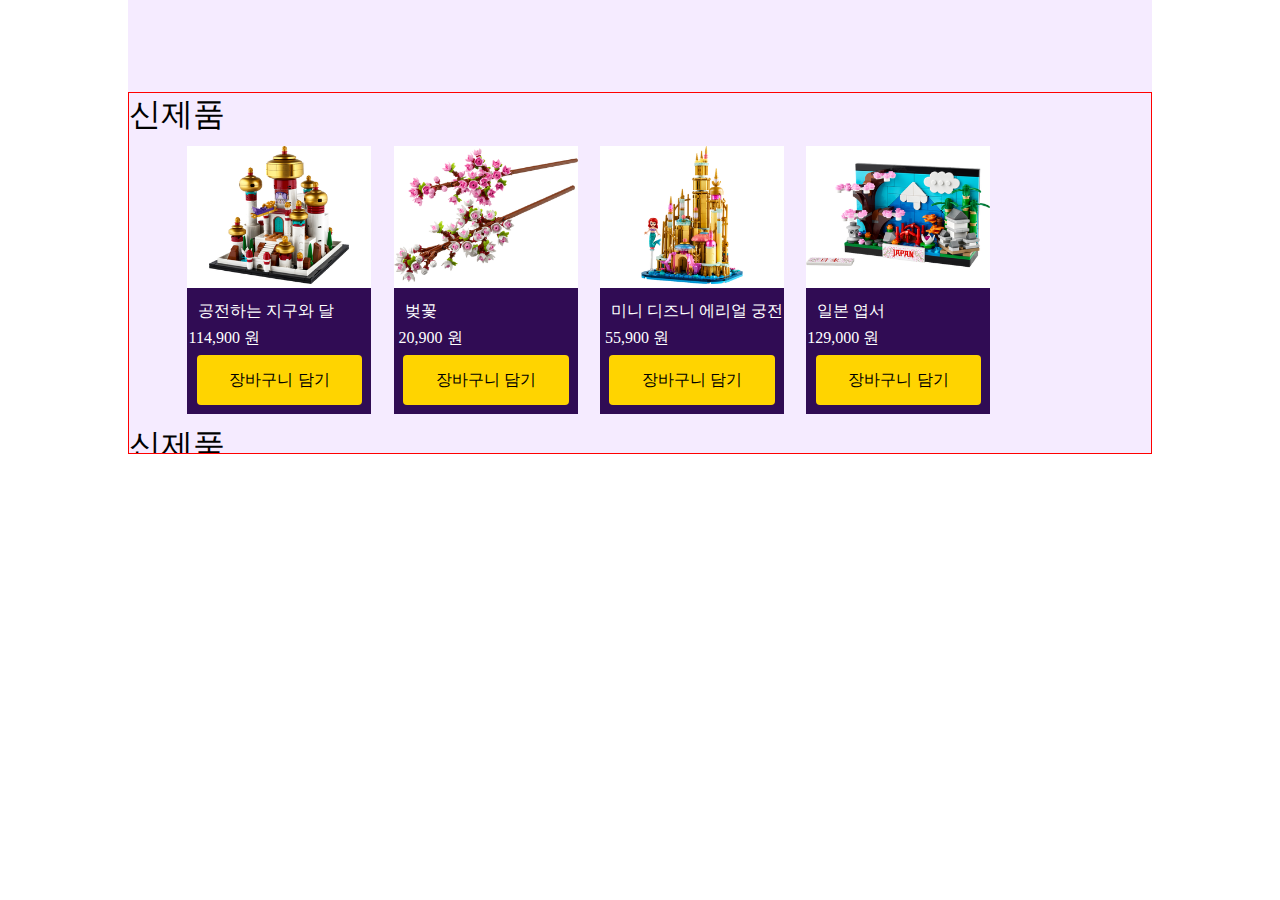
<file: slide/slideBox.html>
<!DOCTYPE html>
<html lang="en">

<head>
    <meta charset="UTF-8">
    <meta name="viewport" content="width=device-width, initial-scale=1.0">
    <title>Document</title>

    <link rel="stylesheet" href="./slideBox.css">
</head>

<body>

    <article>

        <div class="container">
            <div class="agag">
                <div class="slideSectionName">신제품</div>

                <div class="mainBox">
                    <div class="firstBox">
                        <a href="#"><img src="../teamProject/slideImage/agraba.png" alt=""></a>
                    </div>

                    <div class="secondBox">

                        <a href="#">공전하는 지구와 달</a>

                        <span>114,900 원</span>

                        <button onclick="location.href='#';">
                            장바구니 담기
                        </button>
                    </div>
                </div>

                <div class="mainBox">
                    <div class="firstBox">
                        <a href="#"><img src="../teamProject/slideImage/cherryBlossoms.png" alt=""></a>
                    </div>

                    <div class="secondBox">

                        <a href="#">벚꽃</a>

                        <span>20,900 원</span>

                        <button onclick="location.href='#';">
                            장바구니 담기
                        </button>
                    </div>
                </div>

                <div class="mainBox">
                    <div class="firstBox">
                        <a href="#"><img src="../teamProject/slideImage/arialCastle.png" alt=""></a>
                    </div>

                    <div class="secondBox">

                        <a href="#">미니 디즈니 에리얼 궁전</a>

                        <span>55,900 원</span>

                        <button onclick="location.href='#';">
                            장바구니 담기
                        </button>
                    </div>
                </div>

                <div class="mainBox">
                    <div class="firstBox">
                        <a href="#"><img src="../teamProject/slideImage/japanPost.png" alt=""></a>
                    </div>

                    <div class="secondBox">

                        <a href="#">일본 엽서</a>

                        <span>129,000 원</span>

                        <button onclick="location.href='#';">
                            장바구니 담기
                        </button>
                    </div>
                </div>
            </div>

            <div class="agag">
                <div class="slideSectionName">신제품</div>

                <div class="mainBox">
                    <div class="firstBox">
                        <a href="#"><img src="../teamProject/slideImage/agraba.png" alt=""></a>
                    </div>

                    <div class="secondBox">

                        <a href="#">공전하는 지구와 달</a>

                        <span>114,900 원</span>

                        <button onclick="location.href='#';">
                            장바구니 담기
                        </button>
                    </div>
                </div>

                <div class="mainBox">
                    <div class="firstBox">
                        <a href="#"><img src="../teamProject/slideImage/cherryBlossoms.png" alt=""></a>
                    </div>

                    <div class="secondBox">

                        <a href="#">벚꽃</a>

                        <span>20,900 원</span>

                        <button onclick="location.href='#';">
                            장바구니 담기
                        </button>
                    </div>
                </div>

                <div class="mainBox">
                    <div class="firstBox">
                        <a href="#"><img src="../teamProject/slideImage/arialCastle.png" alt=""></a>
                    </div>

                    <div class="secondBox">

                        <a href="#">미니 디즈니 에리얼 궁전</a>

                        <span>55,900 원</span>

                        <button onclick="location.href='#';">
                            장바구니 담기
                        </button>
                    </div>
                </div>

                <div class="mainBox">
                    <div class="firstBox">
                        <a href="#"><img src="../teamProject/slideImage/japanPost.png" alt=""></a>
                    </div>

                    <div class="secondBox">

                        <a href="#">일본 엽서</a>

                        <span>129,000 원</span>

                        <button onclick="location.href='#';">
                            장바구니 담기
                        </button>
                    </div>
                </div>
            </div>

            <div class="agag">
                <div class="slideSectionName">신제품</div>

                <div class="mainBox">
                    <div class="firstBox">
                        <a href="#"><img src="../teamProject/slideImage/agraba.png" alt=""></a>
                    </div>

                    <div class="secondBox">

                        <a href="#">공전하는 지구와 달</a>

                        <span>114,900 원</span>

                        <button onclick="location.href='#';">
                            장바구니 담기
                        </button>
                    </div>
                </div>

                <div class="mainBox">
                    <div class="firstBox">
                        <a href="#"><img src="../teamProject/slideImage/cherryBlossoms.png" alt=""></a>
                    </div>

                    <div class="secondBox">

                        <a href="#">벚꽃</a>

                        <span>20,900 원</span>

                        <button onclick="location.href='#';">
                            장바구니 담기
                        </button>
                    </div>
                </div>

                <div class="mainBox">
                    <div class="firstBox">
                        <a href="#"><img src="../teamProject/slideImage/arialCastle.png" alt=""></a>
                    </div>

                    <div class="secondBox">

                        <a href="#">미니 디즈니 에리얼 궁전</a>

                        <span>55,900 원</span>

                        <button onclick="location.href='#';">
                            장바구니 담기
                        </button>
                    </div>
                </div>

                <div class="mainBox">
                    <div class="firstBox">
                        <a href="#"><img src="../teamProject/slideImage/japanPost.png" alt=""></a>
                    </div>

                    <div class="secondBox">

                        <a href="#">일본 엽서</a>

                        <span>129,000 원</span>

                        <button onclick="location.href='#';">
                            장바구니 담기
                        </button>
                    </div>
                </div>
            </div>

            <div class="agag">
                <div class="slideSectionName">신제품</div>

                <div class="mainBox">
                    <div class="firstBox">
                        <a href="#"><img src="../teamProject/slideImage/agraba.png" alt=""></a>
                    </div>

                    <div class="secondBox">

                        <a href="#">공전하는 지구와 달</a>

                        <span>114,900 원</span>

                        <button onclick="location.href='#';">
                            장바구니 담기
                        </button>
                    </div>
                </div>

                <div class="mainBox">
                    <div class="firstBox">
                        <a href="#"><img src="../teamProject/slideImage/cherryBlossoms.png" alt=""></a>
                    </div>

                    <div class="secondBox">

                        <a href="#">벚꽃</a>

                        <span>20,900 원</span>

                        <button onclick="location.href='#';">
                            장바구니 담기
                        </button>
                    </div>
                </div>

                <div class="mainBox">
                    <div class="firstBox">
                        <a href="#"><img src="../teamProject/slideImage/arialCastle.png" alt=""></a>
                    </div>

                    <div class="secondBox">

                        <a href="#">미니 디즈니 에리얼 궁전</a>

                        <span>55,900 원</span>

                        <button onclick="location.href='#';">
                            장바구니 담기
                        </button>
                    </div>
                </div>

                <div class="mainBox">
                    <div class="firstBox">
                        <a href="#"><img src="../teamProject/slideImage/japanPost.png" alt=""></a>
                    </div>

                    <div class="secondBox">

                        <a href="#">일본 엽서</a>

                        <span>129,000 원</span>

                        <button onclick="location.href='#';">
                            장바구니 담기
                        </button>
                    </div>
                </div>
            </div>
        </div>



    </article>

</body>

</html>
</file>
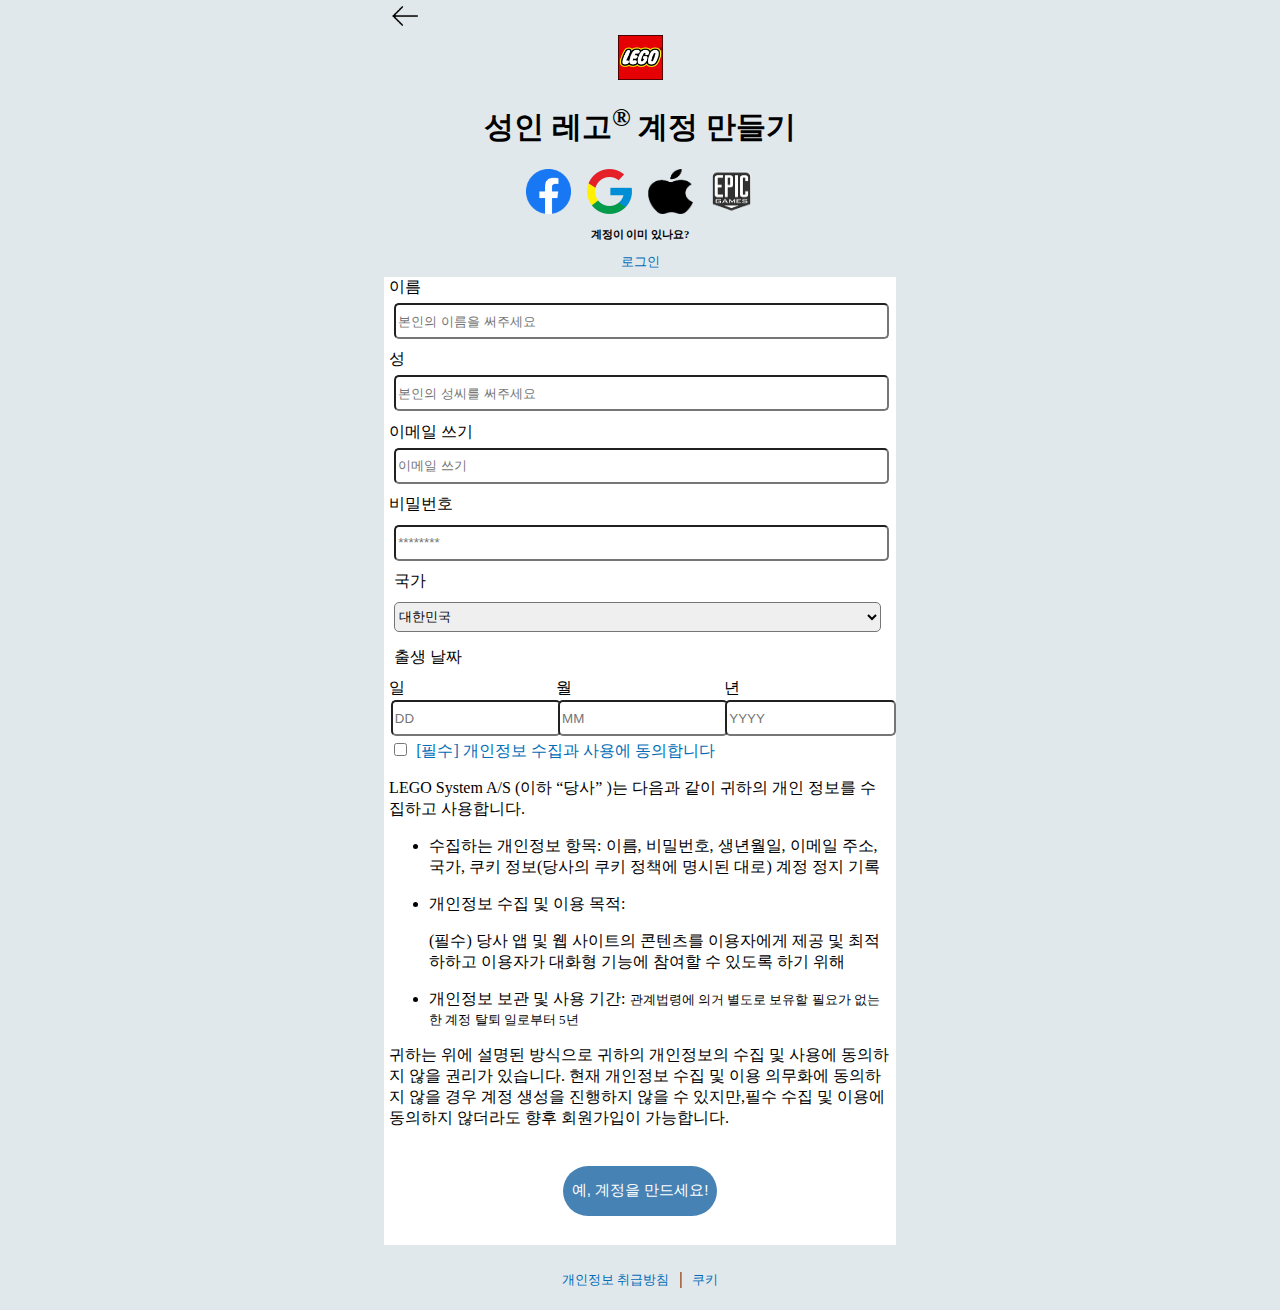
<file: teamProject/accountcreate.html>
<!DOCTYPE html>
<html lang="en">

<head>
    <meta charset="UTF-8">
    <meta name="viewport" content="width=device-width, initial-scale=1.0">
    <title>accountcreate</title>

    <link rel="icon" href="../teamProject/image/brand-lego.png">
    <link rel="stylesheet" href="accountcreate.css">
</head>

<body>
    <header>
        <div>
            <button type="button" onclick="location.href='mainlogin.html'">
                <span><img class="backarrow" src="./image/backarrow.png" alt="goback"></span>
            </button>
        </div>
        <div class="legoimgCenter">
            <img onclick="location.href='../index.html'" class="legoimg" src="./image/LEGO_logo.svg.png" alt="legoimg">
        </div>
    </header>

    <main>
        <div class="textCenter">
            <div>
                <h1>성인 레고<sup>&reg;</sup> 계정 만들기</h1>
            </div>
            <div>
                <button type="button">
                    <span
                        onclick="location.href='https:/www.facebook.com/login.php?skip_api_login=1&api_key=170740603012432&kid_directed_site=0&app_id=170740603012432&signed_next=1&next=https%3A%2F%2Fwww.facebook.com%2Fv11.0%2Fdialog%2Foauth%3Fclient_id%3D170740603012432%26scope%3Demail%26response_type%3Dcode%26redirect_uri%3Dhttps%253A%252F%252Fidentity.lego.com%252Fapi%252Fv1%252Fsocial%252Ffacebook-signin%26state%[base64]%26ret%3Dlogin%26fbapp_pres%3D0%26logger_id%3Dfb57e3fc-6900-45fd-960d-1a0407dc72c1%26tp%3Dunspecified&cancel_url=https%3A%2F%2Fidentity.lego.com%2Fapi%2Fv1%2Fsocial%2Ffacebook-signin%3Ferror%3Daccess_denied%26error_code%3D200%26error_description%3DPermissions%2Berror%26error_reason%3Duser_denied%26state%[base64]%23_%3D_&display=page&locale=ko_KR&pl_dbl=0'">
                        <img src="./image/facebook.png" alt="facebookicon" class="topFouricon">
                    </span>
                </button>
                <button type="button">
                    <span
                        onclick="location.href='https:/accounts.google.com/o/oauth2/v2/auth/oauthchooseaccount?response_type=code&client_id=1081812821997-uagm2h04e0ttnpree4ahv4sf42j6q203.apps.googleusercontent.com&redirect_uri=https%3A%2F%2Fidentity.lego.com%2Fapi%2Fv1%2Fsocial%2Fgoogle-signin&scope=openid%20profile%20email&prompt=select_account&state=[base64]&service=lso&o2v=2&theme=glif&flowName=GeneralOAuthFlow&ddm=0'"><img
                            src="./image/google.png" alt="googleicon" class="topFouricon"> </span>
                </button>
                <button type="button">
                    <span
                        onclick="location.href='https:/appleid.apple.com/auth/authorize?client_id=com.lego.identity.client&scope=openid%20name%20email&response_type=code&redirect_uri=https%3A%2F%2Fidentity.lego.com%2Fapi%2Fv1%2Fsocial%2Fapple-signin&state=[base64]&response_mode=form_post'"><img
                            src="./image/apple.png" alt="appleicon" class="topFouricon"></span>
                </button>
                <button type="button">
                    <span
                        onclick="location.href='https:/www.epicgames.com/id/login?client_id=xyza7891t8nxvz3IoSNmFMy3xjTSWFuZ&redirect_uri=https%3A%2F%2Fidentity.lego.com%2Fapi%2Fv1%2Fsocial%2Fepicgames-signin&response_type=code&scope=openid%20basic_profile&code_challenge=cm3ptBNdpAoXuATi-Vvrjf8DQ7MiHZmjQsG5li56534&code_challenge_method=S256&nonce=638446805087945178.NTYyNjY1OTctMjE5OS00MTAyLWFhYzItMGE5OGNmOTZlMThjNjE0ODAxMGYtZTZiZC00Y2M4LWJiZWEtMzE1NzZkYjA0YzVj&state=[base64]'"><img
                            src="./image/epic2.png" alt="epicicon" class="topFouricon"> </span>
                </button>
                <h6>계정이 이미 있나요?</h6>
                <div>
                    <button class="Pointer" type="button" onclick="location.href='mainlogin.html'">
                        <span>로그인</span>
                    </button>
                </div>
            </div>
        </div>

        <div class="createCard">
            <form action="#">
                <div class="inputsize">
                    <label for="name">이름</label>
                    <div>
                        <input type="text" id="name" name="name" placeholder="본인의 이름을 써주세요" minlength="2" maxlength="4"
                            required>
                    </div>
                </div>
                <div class="inputsize">
                    <label for="firstname">성</label>
                    <div>
                        <input type="text" name="firstname" id="firstname" placeholder="본인의 성씨를 써주세요" minlength="2"
                            maxlength="2" required>
                    </div>
                </div>
                <div class="inputsize">
                    <label for="email">이메일 쓰기</label>
                    <div>
                        <input type="email" id="email" name="email" placeholder="이메일 쓰기" required>
                    </div>
                    <div class="inputsize">
                        <label for="password" class="pswleft">비밀번호</label>
                    </div>
                    <div>
                        <input type="password" id="password" name="password" placeholder="********" minlength="16"
                            maxlength="30" required>
                    </div>
                    <div class="inputsize">
                        <label for="country">국가</label>
                    </div>
                    <div>
                        <select name="country" id="country">
                            <option value="1">대한민국</option>
                            <option value="2">위치를 선택하세요</option>
                            <option value="3">네델란드</option>
                            <option value="4">덴마크</option>
                            <option value="5">독일</option>
                            <option value="6">미국</option>
                            <option value="7">영국</option>
                            <option value="8">오스트레일리아</option>
                            <option value="9">캐나다</option>
                            <option value="10">프랑스</option>
                            <option value="11">일본</option>
                            <option value="12">감비아</option>
                            <option value="13">그리스</option>
                            <option value="14">노르웨이</option>
                            <option value="15">남극 대륙</option>
                            <option value="16">룩셈부르크</option>
                            <option value="17">멕시코</option>
                            <option value="18">미국</option>
                            <option value="19">브라질</option>
                            <option value="20">베트남</option>
                            <option value="21">벨기에</option>
                            <option value="22">부탄</option>
                            <option value="23">소말리아</option>
                            <option value="24">수리남</option>
                            <option value="25">스페인</option>
                            <option value="26">싱기포르</option>
                            <option value="27">아이슬란드</option>
                            <option value="28">아일랜드</option>
                            <option value="29">영국</option>
                            <option value="30">우즈베키스탄</option>
                            <option value="31">이탈리아</option>
                            <option value="32">인도네시아</option>
                            <option value="33">잠비아</option>
                            <option value="34">조지아</option>
                            <option value="35">차드</option>
                            <option value="36">태국</option>
                            <option value="37">터키</option>
                            <option value="38">푸에르토리코</option>
                            <option value="39">핀란드</option>
                            <option value="40">크리스마스섬</option>
                        </select>
                    </div>
                    <div class="DayMonthsYear">
                        <div class="birthtop">
                            <label>출생 날짜</label>
                        </div>
                        <div class="divide">
                            <div class="divide1">

                                <div>
                                    <label for="day">일</label>
                                    <input type="text" id="day" name="day" placeholder="DD" maxlength="2" required>
                                </div>
                            </div>

                            <div>
                                <div>
                                    <label for="months">월</label>
                                    <input type="text" name="months" id="months" placeholder="MM" maxlength="2"
                                        required>
                                </div>
                            </div>
                            <div> <!--3갈래로 분할을 할 수 있는지-->
                                <label for="years">년</label>
                                <input type="text" name="years" id="years" placeholder="YYYY" minlength="2"
                                    maxlength="4" required>
                            </div>
                        </div>
                    </div>
                    <div>
                        <div>
                            <label class="Pointer">
                                <input type="checkbox" id="customerPrivacyAgree" name="customerPrivacyAgree" required>
                                <span class="PrivacyAgreeColor">[필수] 개인정보 수집과 사용에 동의합니다</span>
                            </label>
                        </div>
                        <div>
                            <div>
                                <p>LEGO System A/S (이하 &ldquo;당사&rdquo; )는 다음과 같이 귀하의 개인 정보를 수집하고 사용합니다.</p>
                                <ul>
                                    <li>
                                        <p>
                                            수집하는 개인정보 항목: 이름, 비밀번호, 생년월일, 이메일 주소, 국가, 쿠키 정보(당사의 쿠키 정책에 명시된 대로) 계정 정지
                                            기록
                                        </p>
                                    </li>
                                    <li>
                                        <p>개인정보 수집 및 이용 목적:</p>
                                        <p>(필수) 당사 앱 및 웹 사이트의 콘텐츠를 이용자에게 제공 및 최적하하고 이용자가 대화형 기능에 참여할 수 있도록 하기 위해</p>
                                    </li>
                                    <li>
                                        <p>개인정보 보관 및 사용 기간: <span class="pFontsize">관계법령에 의거 별도로 보유할 필요가 없는 한 계정 탈퇴
                                                일로부터 5년</span> </p>
                                    </li>
                                </ul>
                                <p>귀하는 위에 설명된 방식으로 귀하의 개인정보의 수집 및 사용에 동의하지 않을 권리가 있습니다. 현재 개인정보 수집 및 이용 의무화에 동의하지 않을
                                    경우 계정 생성을 진행하지 않을 수 있지만,필수 수집 및 이용에 동의하지 않더라도 향후 회원가입이 가능합니다.</p>
                            </div>
                        </div>
                    </div>

                </div>
                <div class="createbtnCard">
                    <button type="submit" class="createbtn">
                        <span class="createbtn">예, 계정을 만드세요!</span>
                    </button>
                </div>
            </form>
        </div>
    </main>
    <footer>
        <div class="footersize">
            <button type="button" class="Pointer">
                <span>개인정보 취급방침</span>
            </button>
            |
            <button type="button" class="Pointer">
                <span>쿠키</span>
            </button>
        </div>
    </footer>
</body>

</html>
</file>
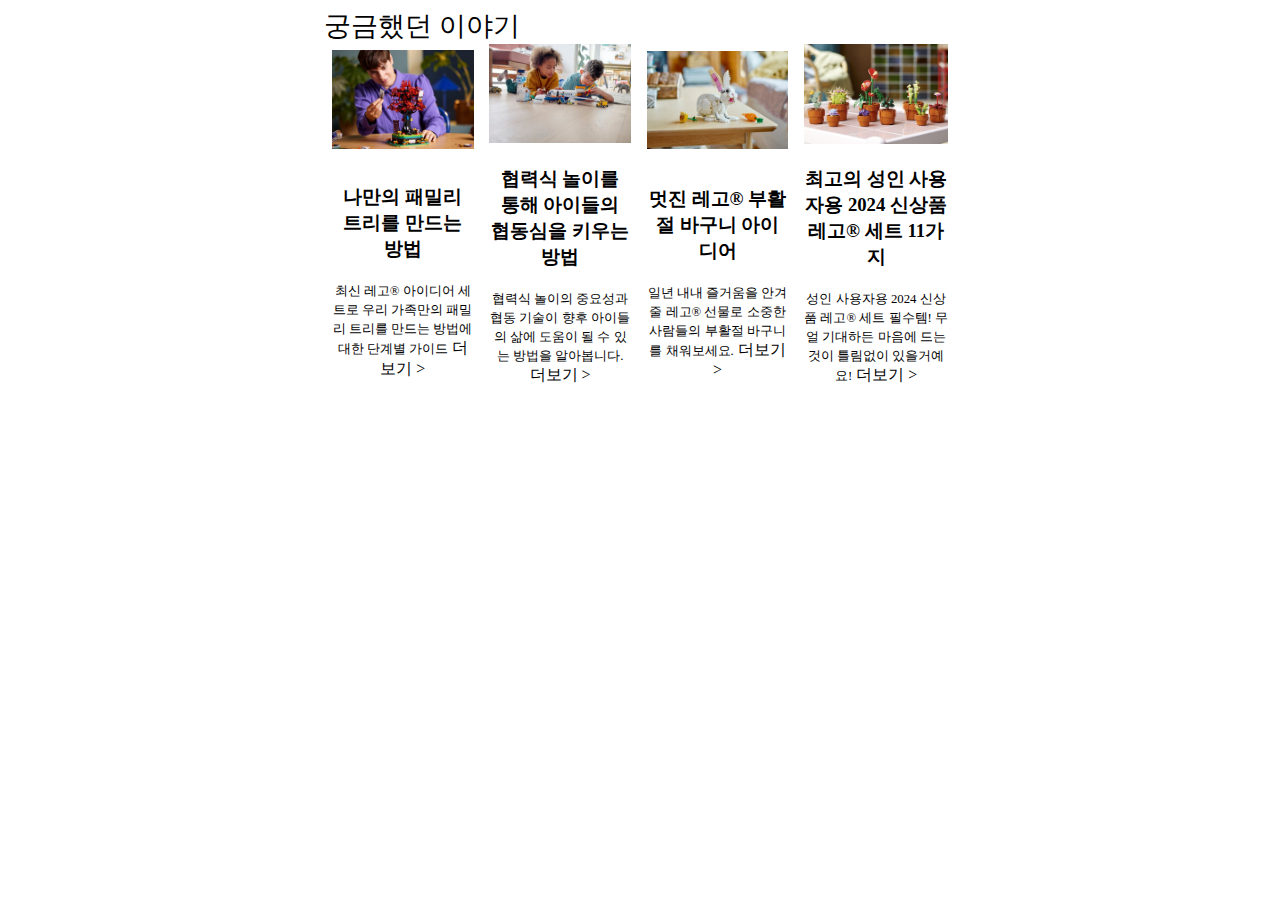
<file: teamProject/curiosTab.html>
<!DOCTYPE html>
<html lang="en">

<head>
    <meta charset="UTF-8">
    <meta name="viewport" content="width=device-width, initial-scale=1.0">
    <title>Document</title>
    <link rel="stylesheet" href="./curiosTab.css">
</head>

<body>

    <div>
        <div class="curiosTab">
            <div>
                <span>궁금했던 이야기</span>
            </div>

            <div class="curiosThing">

                <a href="#" class="tab1">
                    <div class="curiTabImage">
                        <img src="./image/curious1.jpeg" alt="curios1" class="curiImg">
                    </div>
                    <div class="wordWidth">
                        <h3 class="curiH3">나만의 패밀리 트리를 만드는 방법</h3>
                        <span class="curiSpan1">최신 레고&reg; 아이디어 세트로 우리 가족만의 패밀리 트리를 만드는 방법에 대한 단계별 가이드</span>
                        <span class="curiSpan2">더보기 ></span>
                    </div>
                </a>

                <a href="#" class="tab1">
                    <div class="curiTabImage">
                        <img src="./image/curious2.jpeg" alt="curios1" class="curiImg">
                    </div>
                    <div class="wordWidth">
                        <h3 class="curiH3">협력식 놀이를 통해 아이들의 협동심을 키우는 방법</h3>
                        <span class="curiSpan1">협력식 놀이의 중요성과 협동 기술이 향후 아이들의 삶에 도움이 될 수 있는 방법을 알아봅니다.</span>
                        <span class="curiSpan2">더보기 ></span>
                    </div>
                </a>

                <a href="#" class="tab1">
                    <div class="curiTabImage">
                        <img src="./image/curious3.jpeg" alt="curios1" class="curiImg">
                    </div>
                    <div class="wordWidth">
                        <h3 class="curiH3">멋진 레고&reg; 부활절 바구니 아이디어</h3>
                        <span class="curiSpan1">일년 내내 즐거움을 안겨줄 레고&reg; 선물로 소중한 사람들의 부활절 바구니를 채워보세요.</span>
                        <span class="curiSpan2">더보기 ></span>
                    </div>
                </a>

                <a href="#" class="tab1">
                    <div class="curiTabImage">
                        <img src="./image/curious4.jpeg" alt="curios1" class="curiImg">
                    </div>
                    <div class="wordWidth">
                        <h3 class="curiH3">최고의 성인 사용자용 2024 신상품 레고&reg; 세트 11가지</h3>
                        <span class="curiSpan1">성인 사용자용 2024 신상품 레고&reg; 세트 필수템! 무얼 기대하든 마음에 드는 것이 틀림없이 있을거예요!</span>
                        <span class="curiSpan2">더보기 ></span>
                    </div>
                </a>
            </div>

        </div>
    </div>

</body>

</html>
</file>
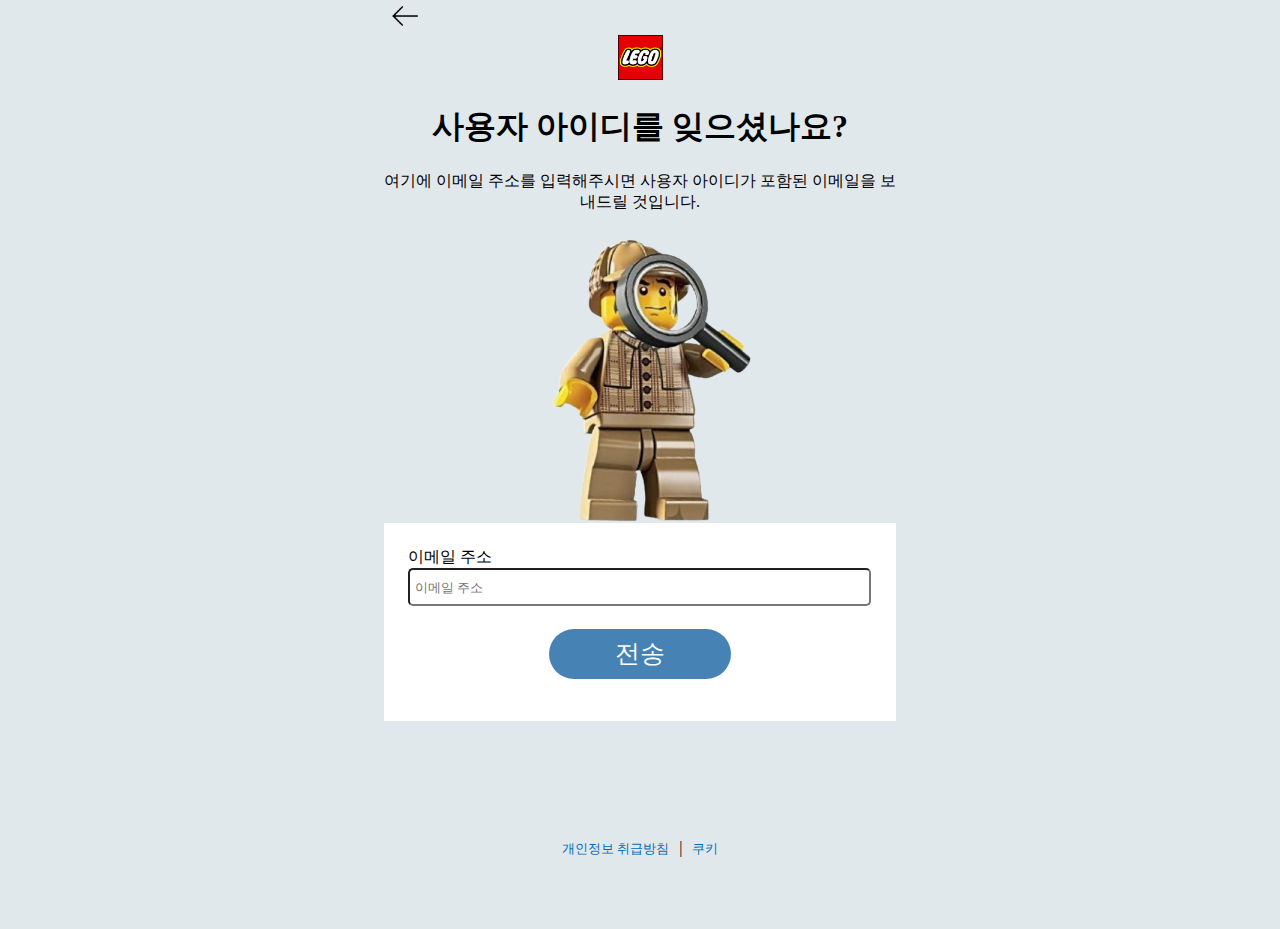
<file: teamProject/forgotid.html>
<!DOCTYPE html>
<html lang="en">

<head>
    <meta charset="UTF-8">
    <meta name="viewport" content="width=device-width, initial-scale=1.0">
    <title>forgotid</title>

    <link rel="icon" href="../teamProject/image/brand-lego.png">
    <link rel="stylesheet" href="./forgotid.css">

</head>

<body>
    <div>
        <div>
            <header>
                <div>
                    <div>
                        <button class="backarrowBtn" type="button" onclick="location.href='mainlogin.html'">
                            <span>
                                <img class="backarrow" src="./image/backarrow.png" alt="backarrow">
                            </span>
                        </button>
                    </div>
                    <div class="legoimgCenter">
                        <img onclick="location.href='../index.html'" class="legoimg" src="./image/LEGO_logo.svg.png"
                            alt="legoimg">
                    </div>
                </div>
            </header>
            <main>
                <h1>사용자 아이디를 잊으셨나요?</h1>
                <p>여기에 이메일 주소를 입력해주시면 사용자 아이디가 포함된 이메일을 보내드릴 것입니다.</p>
                <form action="#">
                    <div class="cardContainer">
                        <img class="legoDetectiveimg" src="./image/legodetectiv.png" alt="legoDetectivImg">
                    </div>
                    <div class="emailBox">
                        <div>
                            <label>이메일 주소</label>
                        </div>
                        <div>
                            <input type="email" id="email" name="email" placeholder="이메일 주소" minlength="16"
                                maxlength="30" required>
                        </div>
                        <div class="submitBtnCenter">
                            <button class="submitBtn" type="submit">
                                <span>전송</span>
                            </button>
                        </div>
                    </div>
                </form>
            </main>
            <footer>
                <div class="footersize">
                    <button type="button" class="footerbtn">
                        <span>개인정보 취급방침</span>
                    </button>
                    |
                    <button type="button" class="footerbtn">
                        <span>쿠키</span>
                    </button>
                </div>
            </footer>
        </div>
    </div>
</body>

</html>
</file>
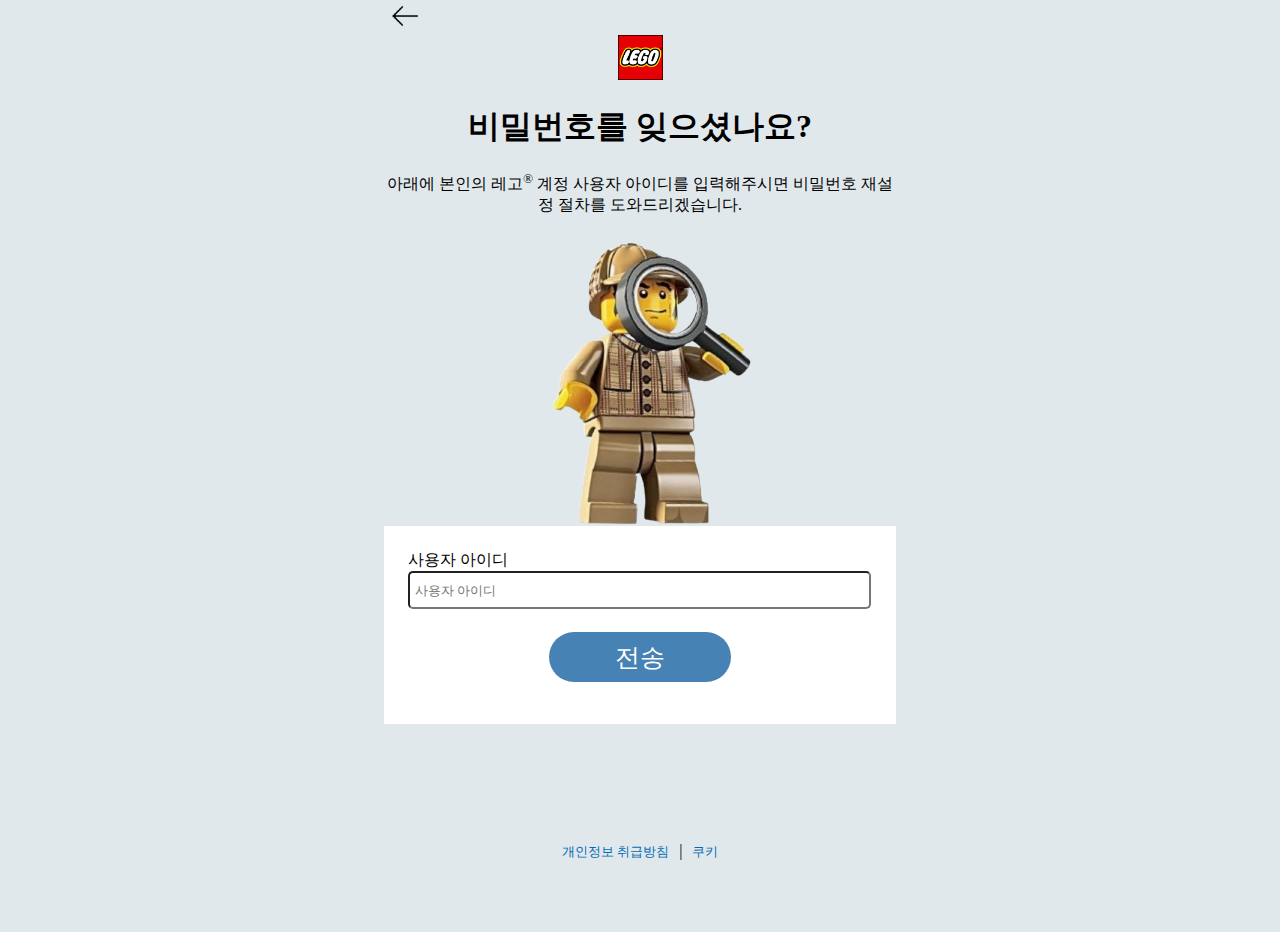
<file: teamProject/forgotpsw.html>
<!DOCTYPE html>
<html lang="en">

<head>
    <meta charset="UTF-8">
    <meta name="viewport" content="width=device-width, initial-scale=1.0">
    <title>forgotpsw</title>

    <link rel="icon" href="../teamProject/image/brand-lego.png">
    <link rel="stylesheet" href="./forgotpsw.css">




</head>

<body>



    <div>
        <div>
            <header>
                <div>
                    <div>
                        <button class="backarrowBtn" type="button" onclick="location.href='mainlogin.html'">
                            <span>
                                <img class="backarrow" src="./image/backarrow.png" alt="backarrow">
                            </span>
                        </button>
                    </div>
                    <div class="legoimgCenter">
                        <img onclick="location.href='../index.html'" class="legoimg" src="./image/LEGO_logo.svg.png"
                            alt="legoimg">
                    </div>
                </div>
            </header>
            <main>
                <h1>비밀번호를 잊으셨나요?</h1>
                <p>아래에 본인의 레고<sup>&reg;</sup> 계정 사용자 아이디를 입력해주시면 비밀번호 재설정 절차를 도와드리겠습니다.</p>
                <form action="#">
                    <div class="cardContainer">
                        <img class="legoDetectiveimg" src="./image/legodetectiv.png" alt="legoDetectivImg">
                    </div>
                    <div class="idBox">
                        <div>
                            <label>사용자 아이디</label>
                        </div>
                        <div>
                            <input type="text" id="userid" name="userid" placeholder="사용자 아이디" minlength="6"
                                maxlength="20" required>
                        </div>
                        <div class="submitBtnCenter">
                            <button class="submitBtn" type="submit">
                                <span>전송</span>
                            </button>
                        </div>
                    </div>
                </form>
            </main>
            <footer>
                <div class="footersize">
                    <button type="button" class="footerbtn">
                        <span>개인정보 취급방침</span>
                    </button>
                    |
                    <button type="button" class="footerbtn">
                        <span>쿠키</span>
                    </button>
                </div>
            </footer>
        </div>
    </div>
</body>

</html>
</file>
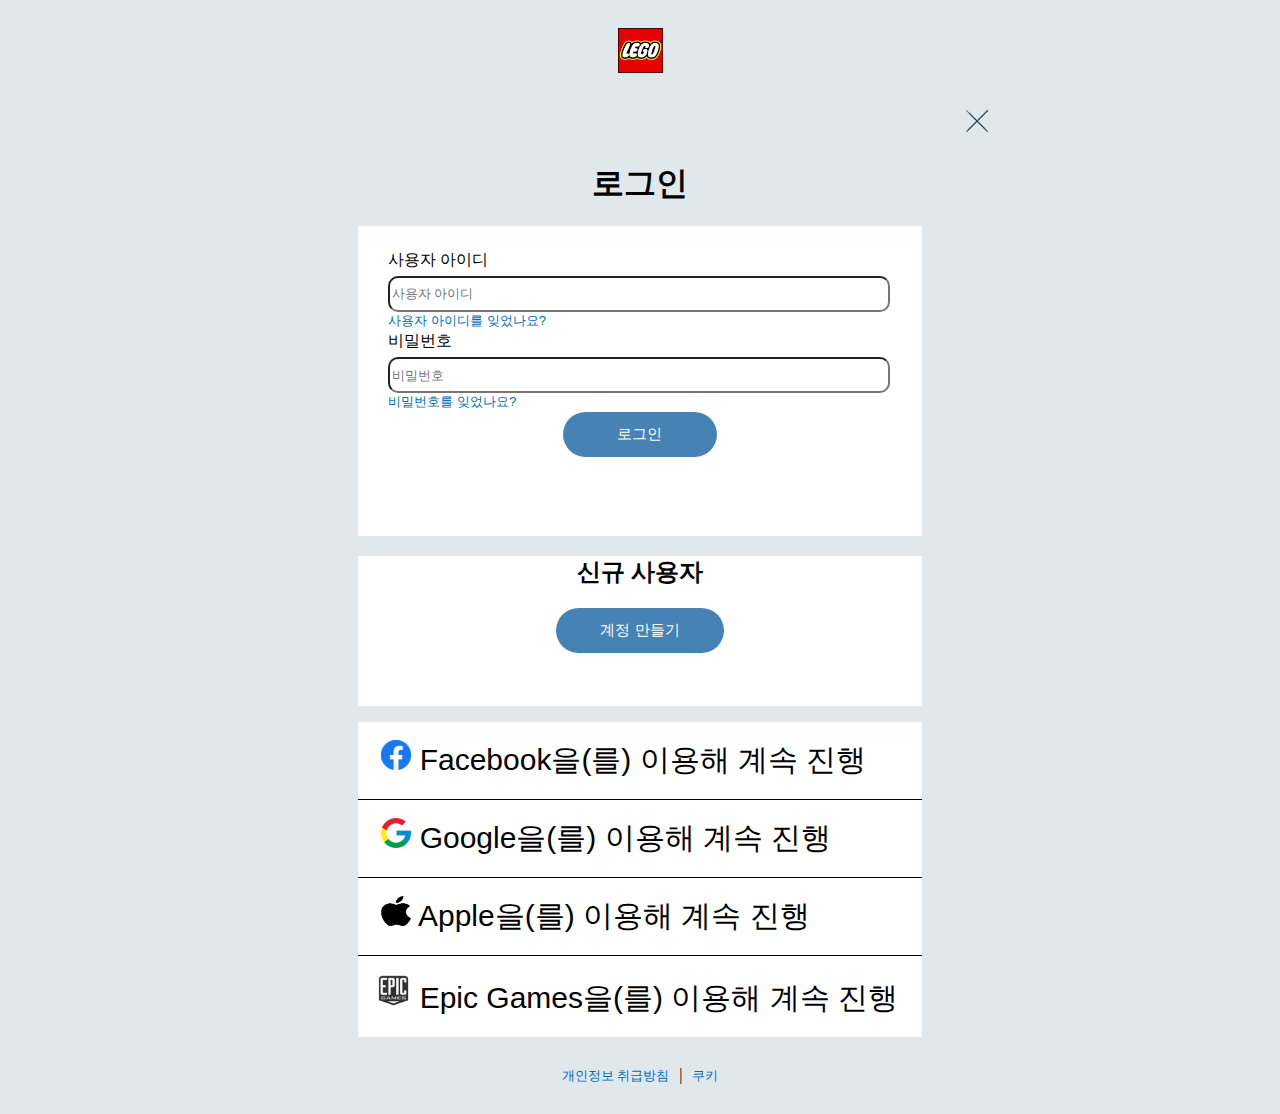
<file: teamProject/mainlogin.html>
<!DOCTYPE html>
<html lang="en">

<head>
    <meta charset="UTF-8">
    <meta name="viewport" content="width=device-width, initial-scale=1.0">
    <title>mainlogin</title>

    <link rel="icon" href="../teamProject/image/brand-lego.png">
    <link rel="stylesheet" href="mainlogin.css">
</head>

<body>
    <header>
        <div>
            <div class="legoinlineBlock">
                <img class="legoimg" src="./image/LEGO_logo.svg.png" alt="LegoLogo"
                    onclick="location.href='MainPage5.html'">
            </div>
            <div class="closeiconRight">
                <button type="button" class="btninVisible">
                    <img class="closeicon" src="./image/close.png" alt="closeicon"
                        onclick="location.href='MainPage5.html'">
                </button>
            </div>
        </div>
    </header>
    <main>
        <h1 class="loginHeadText">로그인</h1>
        <div>
            <form action="#" name="loginForm" id="loginForm">
                <div class="loginbox">
                    <div>
                        <div>
                            <div>
                                <label>사용자 아이디</label>
                                <div class="idinput">
                                    <input type="text" id="userId" name="userId" placeholder="사용자 아이디" required>
                                </div>
                                <div>
                                    <button type="button" class="forgotBtn" onclick="location.href='forgotid.html'">
                                        <span>사용자 아이디를 잊었나요? </span>
                                    </button>
                                </div>
                            </div>
                            <label>비밀번호</label>
                            <div class="pswinput">
                                <input type="password" id="password" name="password" placeholder="비밀번호" required>
                            </div>
                        </div>
                        <button type="button" class="forgotBtn" onclick="location.href='forgotpsw.html'">
                            <span>
                                <span>비밀번호를 잊었나요?</span>
                            </span>
                        </button>
                    </div>
                    <div class="btncenter">
                        <button type="submit" class="btnStyle">
                            <span>로그인</span>
                        </button>
                    </div>
                </div>
                <div class="secondBox">
                    <div>
                        <h2>신규 사용자</h2>
                    </div>
                    <button type="button" onclick="location.href='accountcreate.html'" class="btnStyle">
                        <span>계정 만들기</span>
                    </button>
                </div>

                <div class="licard">
                    <div>
                        <ul>
                            <li class="liBottomline"
                                onclick="location.href='https://www.facebook.com/login.php?skip_api_login=1&api_key=170740603012432&kid_directed_site=0&app_id=170740603012432&signed_next=1&next=https%3A%2F%2Fwww.facebook.com%2Fv11.0%2Fdialog%2Foauth%3Fclient_id%3D170740603012432%26scope%3Demail%26response_type%3Dcode%26redirect_uri%3Dhttps%253A%252F%252Fidentity.lego.com%252Fapi%252Fv1%252Fsocial%252Ffacebook-signin%26state%[base64]%26ret%3Dlogin%26fbapp_pres%3D0%26logger_id%3Dfb57e3fc-6900-45fd-960d-1a0407dc72c1%26tp%3Dunspecified&cancel_url=https%3A%2F%2Fidentity.lego.com%2Fapi%2Fv1%2Fsocial%2Ffacebook-signin%3Ferror%3Daccess_denied%26error_code%3D200%26error_description%3DPermissions%2Berror%26error_reason%3Duser_denied%26state%[base64]%23_%3D_&display=page&locale=ko_KR&pl_dbl=0'">
                                <button type="button" class="libtn">
                                    <span class="Pointer">
                                        <img class="liimg" src="./image/facebook.png" alt="facebookimg">
                                        Facebook을(를)
                                        이용해 계속 진행
                                    </span>
                                </button>
                            </li> <!--페이스북,구글,애플,에픽게임즈-->
                            <li class="liBottomline"
                                onclick="location.href='https://accounts.google.com/o/oauth2/v2/auth/oauthchooseaccount?response_type=code&client_id=1081812821997-uagm2h04e0ttnpree4ahv4sf42j6q203.apps.googleusercontent.com&redirect_uri=https%3A%2F%2Fidentity.lego.com%2Fapi%2Fv1%2Fsocial%2Fgoogle-signin&scope=openid%20profile%20email&prompt=select_account&state=[base64]&service=lso&o2v=2&theme=glif&flowName=GeneralOAuthFlow'">
                                <button type="button" class="libtn">
                                    <span class="Pointer">
                                        <img src="./image/google.png" alt="googleimg" class="liimg">
                                        Google을(를)
                                        이용해 계속 진행
                                    </span>
                                </button>
                            </li>
                            <li class="liBottomline">
                                <button type="button" class="libtn"
                                    onclick="location.href='https://appleid.apple.com/auth/authorize?client_id=com.lego.identity.client&scope=openid%20name%20email&response_type=code&redirect_uri=https%3A%2F%2Fidentity.lego.com%2Fapi%2Fv1%2Fsocial%2Fapple-signin&state=[base64]&response_mode=form_post'">
                                    <span class="Pointer">
                                        <img src="./image/apple.png" alt="applelogo" class="liimg">
                                        Apple을(를)
                                        이용해 계속 진행
                                    </span>
                                </button>
                            </li>
                            <li>
                                <button type="button" class="libtn"
                                    onclick="location.href='https://www.epicgames.com/id/login?client_id=xyza7891t8nxvz3IoSNmFMy3xjTSWFuZ&redirect_uri=https%3A%2F%2Fidentity.lego.com%2Fapi%2Fv1%2Fsocial%2Fepicgames-signin&response_type=code&scope=openid%20basic_profile&code_challenge=cm3ptBNdpAoXuATi-Vvrjf8DQ7MiHZmjQsG5li56534&code_challenge_method=S256&nonce=638446805087945178.NTYyNjY1OTctMjE5OS00MTAyLWFhYzItMGE5OGNmOTZlMThjNjE0ODAxMGYtZTZiZC00Y2M4LWJiZWEtMzE1NzZkYjA0YzVj&state=[base64]'">
                                    <span class="Pointer">
                                        <img src="./image/epic2.png" alt="epicgame" class="liimgEpic">
                                        Epic
                                        Games을(를) 이용해 계속 진행
                                    </span>
                                </button>
                            </li>
                        </ul>
                    </div>
                </div>
            </form>
        </div>
    </main>
    <footer>
        <div class="footerbttn">
            <button type="button" class="footerbtn">
                <span>개인정보 취급방침</span>
            </button>
            |
            <button type="button" class="footerbtn2">
                <span>쿠키</span>
            </button>
        </div>
    </footer>
</body>

</html>
</file>
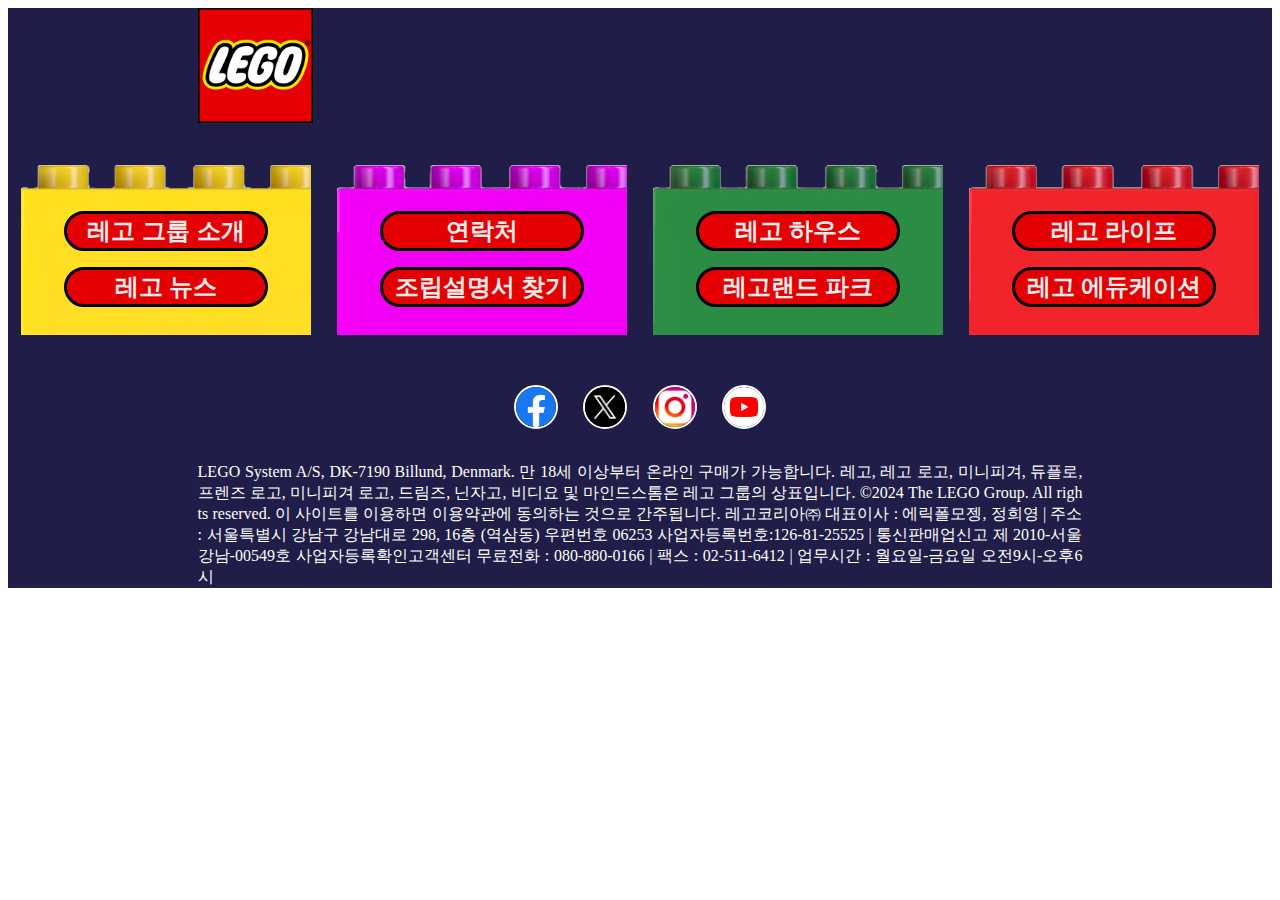
<file: teamProject/newFooter.html>
<!DOCTYPE html>
<html lang="en">

<head>
    <meta charset="UTF-8">
    <meta name="viewport" content="width=device-width, initial-scale=1.0">
    <title>Document</title>

    <link rel="icon" href="../teamProject/image/brand-lego.png">
    <link rel="stylesheet" href="./css/newFooter.css">
</head>

<body>
    <div class="footer">
        <div class="logoLine">
            <div>
                <img src="./image/LEGO_logo.svg.png" alt="">
            </div>
        </div>

        <div class="pageLine">

            <div class="allBlock">
                <div class="blockPage1">
                    <button>레고 그룹 소개</button>
                    <button>레고 뉴스</button>
                </div>

                <div class="blockPage2">
                    <button>연락처</button>
                    <button>조립설명서 찾기</button>
                </div>

                <div class="blockPage3">
                    <button>레고 하우스</button>
                    <button>레고랜드 파크</button>
                </div>

                <div class="blockPage4">
                    <button>레고 라이프</button>
                    <button>레고 에듀케이션</button>
                </div>
            </div>

        </div>

        <div class="iconLogo">
            <a href="#"><img src="./footerImg/facebook.png" alt=""></a>
            <a href="#"><img src="./footerImg/x.avif" alt=""></a>
            <a href="#"><img src="./footerImg/instagram.png" alt=""></a>
            <a href="#"><img src="./footerImg/youtube.avif" alt=""></a>

        </div>

        <div class="lastInfo">
            <p>LEGO System A/S, DK-7190 Billund, Denmark. 만 18세 이상부터 온라인 구매가 가능합니다. 레고, 레고 로고, 미니피겨, 듀플로, 프렌즈 로고, 미니피겨
                로고, 드림즈, 닌자고, 비디요 및 마인드스톰은 레고 그룹의 상표입니다. ©2024 The LEGO Group. All rights reserved. 이 사이트를 이용하면 이용약관에
                동의하는 것으로 간주됩니다. 레고코리아㈜ 대표이사 : 에릭폴모젱, 정희영 | 주소 : 서울특별시 강남구 강남대로 298, 16층 (역삼동) 우편번호 06253
                사업자등록번호:126-81-25525 | 통신판매업신고 제 2010-서울강남-00549호 사업자등록확인고객센터 무료전화 : 080-880-0166 | 팩스 : 02-511-6412 |
                업무시간 : 월요일-금요일 오전9시-오후6시</p>
        </div>
    </div>
</body>

</html>
</file>
<file: slide/slideBox.css>
* {
    margin: 0px;
    padding: 0px;
    list-style: none;
    text-decoration: none;
    /* color: black; */
}


body {
    text-align: center;
}


article {
    margin: auto;
    display: flex;
    flex-direction: row;
    /* display: inline-block; */
    width: 80%;
    /* border: 5px solid rgb(202, 24, 24); */
    background-color: rgb(245, 235, 255);
}

.slideSectionName {
    font-size: 2em;
    text-align: left;

}

.container {
    border: 1px solid red;
    height: 40vh;
    width: 100%;
    margin: auto;
    margin-top: 9%;
    /* background-color: rgb(241, 193, 202); */
    /* width: calc(1024px * .8); */
    text-align: center;
    /* display: flex; */
    /* flex-wrap: nowrap; */
    overflow: hidden;
}

.agag {
    /* display: inline-block; */
    width: 90%;
}

.mainBox {
    width: 20%;
    display: inline-block;
    /* border: 1px solid black;  */
    text-align: center;
    margin: 1%;
}

.firstBox img {
    width: 100%;
    object-fit: contain;
}

.firstBox a {
    height: 30%;
    display: inline-block;
    background-color: white;
}




.secondBox {
    width: 100%;
    display: inline-block;
    height: 60%;
    background-color: rgb(48, 12, 84);
    position: relative;
}

.secondBox a {
    text-align: left;
    display: inline-block;
    width: 100%;
    height: 3vh;
    color: white;
    margin-top: 7%;
    margin-left: 6%;
}

.secondBox span {
    display: block;
    height: 3vh;
    color: white;
    margin-right: 60%;
}


.secondBox button {
    width: 90%;
    height: 50px;
    background-color: rgb(255, 212, 0);
    border: 0px;
    margin-bottom: 5%;
    border-radius: 4px;
    font-size: 1em;
    cursor: pointer;
}

button:hover {
    border: 1px solid rgb(255, 212, 0);
    background-color: rgb(48, 12, 84);
    color: white;
}
</file>
<file: teamProject/accountcreate.css>
body {
    width: 40vw;
    margin: 0 auto;
    padding: 0;
    background-color: #e1e8ec;
}

/* 뒤로가기 버튼 크기 */
.backarrow {
    width: 30px;
    height: 30px;
}

/* 뒤로가기 버튼 색 호버 */
.backarrow:hover {
    background-color: gray;
}

/* 폼 컨테이너 하얀색 배경 */
.createCard {
    background-color: white;
}

/* 레고 이미지 크기 */
.legoimg {
    width: 45px;
    height: 45px;
    transition: .8s;
}

.legoimg:hover {
    transform: rotate(45deg);
}
/* 기능 버튼들 커서표시 */
.topFouricon:hover,
.legoimg:hover,
.backarrow:hover,
.Pointer:hover,
.createbtn:hover,
.Pointer:hover {
    cursor: pointer;
}

/* 레고 이미지 센터 */
.legoimgCenter {
    text-align: center;
}

/* 헤더 가운데 정렬 */
.textCenter {
    text-align: center;
}

/* 성인레고 계정만들기 */
h1 {
    font-size: 30px;
}

/* 페이스북,구글 가운데정렬 */
.buttoncenter {
    text-align: center;
}

/* 계정이 이미 있나요? */
h6 {
    margin: 10px;
}


/* 페이스북 ,구글 크기 */
.topFouricon {
    width: 45px;
    height: 45px;
    transition: .6s;
}

.topFouricon:hover {
    transform: scale(1.2);

}

/* 로그인 버튼 */
button {
    border: none;
    background-color: #e1e8ec;
    color: #006cb7;
}

/* 로그인 버튼 언더라인 호버 */
button:hover {
    text-decoration: underline;
}

/* =====================================================================================
메인 */
.inputsize,
.birthtop {
    margin: 1%;
}

/* 출생 날짜 위치 조정 */
.birthtop {
    margin-left: 1%;
    margin-bottom: 2%;
    margin-top: 2%;
}

/* 이름 인풋 사이즈 */
#name {
    width: 97%;
    height: 30px;
    border-radius: 5px;
}

/* 성 인풋 사이즈 */
#firstname {
    width: 97%;
    height: 30px;
    border-radius: 5px;
}

/* 이메일 인풋 사이즈 */
#email {
    width: 97%;
    height: 30px;
    border-radius: 5px;
}

/*  비밀번호 인풋 사이즈 */
#password {
    width: 97%;
    height: 30px;
    border-radius: 5px;
}

/* 국가 인풋 사이즈 */
#country {
    width: 97%;
    height: 30px;
    border-radius: 5px;
}

/* 줄 맞추기 */
.pswleft {
    margin-left: -1%;
}

/* 생년월일 3 분할 */
.divide {
    display: flex;
    justify-content: space-evenly;
}

/* 일 인풋 사이즈 */
#day {
    width: 97%;
    height: 30px;
    border-radius: 5px;
}

/* 달 인풋 사이즈 */
#months {
    width: 97%;
    height: 30px;
    border-radius: 5px;
}

/* 년 인풋 사이즈 */
#years {
    width: 97%;
    height: 30px;
    border-radius: 5px;
}

/* 줄 맞추기 */
input {
    margin: 1%;
}

/* 줄 맞추기 */
#country {
    margin: 1%;
}

/* 개인정보 수집 사용과 동의 글 색깔  */
.PrivacyAgreeColor {
    color: #006cb6;
}

/* 개인정보 수집 사용과 동의 글 언더라인 호버 */
.PrivacyAgreeColor:hover {
    text-decoration: underline;
}

/* p태그 글자 사이즈 */
.pFontsize {
    font-size: 13px;
}

/* 컨테이너 맨 밑 버튼 크기 */
.createbtnCard {
    text-align: center;
    height: 100px;
}

/* 컨테이너 맨 밑 버튼 꾸미기 */
.createbtn {
    background-color: steelblue;
    width: 30%;
    height: 50%;
    margin-top: 4%;
    border-radius: 99px;
    font-size: 50px;
    border: none;
    color: white;
    font-size: 15px;
    vertical-align: bottom;
}

.createbtn:hover {
    background-color: rgb(115, 115, 148);
}

/* ============================================================================ */
/* 푸터 글 가운데 정렬 */
footer {
    height: 10%;
    text-align: center;
}

/* 개인정보 취급 방침 |쿠키 글사이즈 */
.footersize {
    height: 40px;
    margin-top: 25px;
}

/* 개인정보 취급 방침 |쿠키 언더라인 호버 */
footer button:hover {
    text-decoration: underline;
}

@media screen and (max-width:768px) {

    /* 글자랑 버튼 글자 작게 */
    p,
    .createbtn {
        font-size: .7em;
    }

    /* 일 인풋 작게 */
    #day {
        width: 80%;
    }

    /* 달 인풋 작게 */
    #months {
        width: 80%;
    }

    /* 년 인풋 작게 */
    #years {
        width: 80%;
    }

    /* 개인정보 동의 글자 작게 */
    .PrivacyAgreeColor {
        font-size: .8em;
    }
}
</file>
<file: teamProject/curiosTab.css>
main {
    width: 90%;
    margin: auto;
    text-align: center;
    /* background-color: rgb(241, 193, 202); */
    /* width: calc(1024px * .8); */
}


/* 궁금한 이야기 전체 크기 */
.curiosTab {
    margin: auto;
    /* border: 1px solid blue; */
    width: 50%;
}

/* 궁금했던 이야기 글자 크기 */
.curiosTab>div>span {
    font-size: 1.7em;
}

/* 4개를 싸고 있는 박스 및 정렬 */
.curiosThing {
    /* border: 1px solid rgb(98, 0, 255); */
    text-align: center;
    display: flex;
}

/* a태그에 밑줄 삭제 */
.curiosThing a {
    text-decoration: none;
}

/* 탭 하나 세로 정렬 */
.tab1 {
    display: flex;
    flex-direction: column;
}

/* 이미지가 들어있는 박스 크기 */
.curiTabImage {
    /* border: 1px solid red; */
    width: 90%;
    margin: auto;
}

/* 이미지의 사이즈 */
.tab1 img {
    width: 100%;
}

/* 사진 아래 문자 박스 크기 및 색상 없애기 */
.wordWidth {
    /* border: 1px solid red; */
    width: 90%;
    margin: auto;
    color: initial;
}

/* 글자 자동 개행 */
.wordWidth .curiSpan1 {
    /* white-space: pre-wrap; */
    /* word-break: break-all; */
    font-size: 0.8em;
}

/* 탭에 호버시 더보기에 밑줄*/
.curiosThing a:hover span:nth-child(3) {
    text-decoration: underline;
}
</file>
<file: teamProject/forgotid.css>
body {
    width: 40vw;
    margin: 0 auto;
    padding: 0;
    background-color: #e1e8ec;
}

/* 뒤로가기 이미지 크기 */
.backarrow {
    width: 30px;
    height: 30px;
}

/* 뒤로가기 이미지 색 호버 */
.backarrow:hover {
    background-color: gray;
}

.backarrow:hover,
.legoimg:hover,
.submitBtn:hover,
.footerbtn:hover {
    cursor: pointer;
}

/* 레고 이미지 크기 */
.legoimg {
    width: 45px;
    height: 45px;
    transition: .8s;
}

/* 레고 이미지 트랜스폼 */
.legoimg:hover {
    transform: rotate(45deg);

}

/* 레고 탐정 크기 */
.legoDetectiveimg {
    width: 300px;
    height: 300px;
}

/* 글자 중앙 정렬 */
.legoimgCenter,
main,
footer {
    text-align: center;
}

/* -----------------------------------------------
메인 */
.cardContainer {
    margin-bottom: -10px;
}

/* 뒤로가기 버튼 테두리 지움 */
.backarrowBtn {
    border: none;
    background: transparent;
}

/* 이메일 박스 컨테이너 */
.emailBox {
    background-color: white;
    text-align: left;
    height: 150px;
    padding: 24px;
    border-bottom: black 5px;
}

/* input 사이즈 */
#email {
    width: 97%;
    height: 25px;
    border-radius: 5px;
    padding: 1%;
}

/* 전송버튼 가운데 정렬 */
.submitBtnCenter {
    text-align: center;
    margin: 1%;
    height: 100px;
}

/* 전송버튼 꾸미기 */
.submitBtn {
    background-color: steelblue;
    width: 40%;
    height: 50%;
    margin-top: 4%;
    border-radius: 99px;
    font-size: 50px;
    border: none;
    color: white;
    font-size: 25px;
}

/* 전송버튼 색 호버 */
.submitBtn:hover {
    background-color: #006cb6;
}

/* ======================================================================= */
/* 푸터 공간 */
.footersize {
    height: 10vh;
    margin-top: 23%;
}

/* 개인정보 취급방침 | 쿠키 색 주기  */
footer button {
    border: none;
    background: transparent;
    color: #006cb6;
    ;
}

/* 개인정보 취급방침 | 쿠키 호버 언더라인 */
footer button:hover {
    text-decoration: underline;
}

/* ==========================반응형======================= */
@media screen and (max-width:768px) {
    .legoDetectiveimg {
        width: 200px;
        height: 200px;
    }

    .submitBtn {
        font-size: 1em;
    }

    form {
        width: 130%;
        margin-left: -14%;
    }
}
</file>
<file: teamProject/forgotpsw.css>
body {
    width: 40vw;
    margin: 0 auto;
    padding: 0;
    background-color: #e1e8ec;
}

/* 뒤로가기 이미지 크기 */
.backarrow {
    width: 30px;
    height: 30px;
}

/* 뒤로가기 이미지 색 호버 */
.backarrow:hover {
    background-color: gray;
}

.legoimg:hover,
.backarrow:hover,
.submitBtn:hover,
.footerbtn:hover {
    cursor: pointer;
}

/* 레고 이미지 크기 */
.legoimg {
    width: 45px;
    height: 45px;
    transition: .8s;
}

.legoimg:hover {
    transform: rotate(45deg);

}

/* 레고 탐정 크기 */
.legoDetectiveimg {
    width: 300px;
    height: 300px;
}

/* 글자 중앙 정렬 */
.legoimgCenter,
main,
footer {
    text-align: center;
}

/* ---------------------------------
메인 */
.cardContainer {
    margin-bottom: -10px;
}

/* 뒤로가기 버튼 테두리 지움 */
.backarrowBtn {
    border: none;
    background: transparent;
}

/* 아이디 박스 컨테이너 */
.idBox {
    background-color: white;
    text-align: left;
    height: 150px;
    padding: 24px;
    border-bottom: black 5px;
}

/* input 사이즈 */
#userid {
    width: 97%;
    height: 25px;
    border-radius: 5px;
    padding: 1%;
}

/* 전송버튼 가운데 정렬 */
.submitBtnCenter {
    text-align: center;
    margin: 1%;
    height: 100px;
}

/* 전송버튼 꾸미기 */
.submitBtn {
    background-color: steelblue;
    width: 40%;
    height: 50%;
    margin-top: 4%;
    border-radius: 99px;
    font-size: 50px;
    border: none;
    color: white;
    font-size: 25px;
}

/* 전송버튼 색 호버 */
.submitBtn:hover {
    background-color: #006cb6;
}

/* ===================================================== */
/* 푸터 공간 */
.footersize {
    height: 10vh;
    margin-top: 23%;
}

/* 개인정보 취급방침 | 쿠키 색 주기  */
footer button {
    border: none;
    background: transparent;
    color: #006cb6;
}

/* 개인정보 취급방침 | 쿠키 호버 언더라인 */
footer button:hover {
    text-decoration: underline;
}

/* ======================반응형===================== */
@media screen and (max-width:768px) {

    /* 탐정 이미지 작게 */
    .legoDetectiveimg {
        width: 200px;
        height: 200px;
    }

    /* 전송버튼 글자사이즈 */
    .submitBtn {
        font-size: 1em;
    }

    /* 폼 컨테이너 크게 */
    form {
        width: 130%;
        margin-left: -14%;
    }
}
</file>
<file: teamProject/mainlogin.css>
body {
		width: 44vw;
		margin: 0 auto;
		padding: 0;
		background-color: #e1e8ec;
	}


	/* 레고 헤드 이미지 */
	.legoimg {
		height: 45px;
		width: 45px;
		cursor: pointer;
		transition: .8s;
	}

	.legoimg:hover {
		transform: rotate(45deg);
	}


	/* 레고 사진 중앙으로*/
	.legoinlineBlock {
		width: 100%;
		margin-top: 5%;
		margin-bottom: 5%;
		text-align: center;

	}

	.btninVisible {
		background: transparent;
		border: none;
	}

	/*  닫는 아이콘 오른쪽으로 */
	.closeiconRight {
		text-align: right;
		width: 50vw;
	}

	/*  아이콘 크기 */
	.closeicon {
		height: 30px;
		width: 30px;
	}

	.closeicon:hover {
		cursor: pointer;
	}

	/* 레고 사진 아래 로그인 글자*/
	.loginHeadText {
		text-align: center;
		width: 100%;
	}

	/* 메인이랑 공간 만들기 */
	h1 {
		margin-bottom: 20px;
	}

	/* ===================================================================================
	메인 */

	/* 사용자 아이디를 잊었나요? 버튼  */
	.forgotBtn {
		background: transparent;
		border: none;
		color: #006cb7;
	}

	/* 위에 버튼 언더라인 호버 */
	.forgotBtn:hover {
		text-decoration: underline;
		cursor: pointer;
	}

	/* 로그인 버튼 중앙에 놓기 */
	.btncenter {
		text-align: center;
		height: 100px;
	}

	/* 신규 사용자 컨테이너 */
	.secondBox {
		height: 150px;
	}



	/* 로그인, 계정 만들기 버튼 색 호버 */
	.btnStyle:hover {
		background-color: #006cb7;
		cursor: pointer;
	}

	/* 신규 사용자 컨테이너 하얀색 */
	.secondBox {
		background-color: white;
	}

	/* 사용자 아이디 ,비밀번호 길이맞추기 */
	label {
		margin-left: 1%;
	}

	/* 페이스북, 구글 칸 리스트 점 제거 */
	li {
		list-style-type: none;
	}

	/* 페이스북 , 구글 칸 색 호버 */
	li:hover {
		background-color: #ece4ea;
		cursor: pointer;
		border-top: 1px solid;
	}

	/* 구글 , 페이스북 칸 나누기 위한 바텀 줄 */
	.liBottomline {
		border-bottom: 1px solid;
	}


	/* 버튼 흰색, 줄 맞추기 */
	li {
		/* margin-left: -5%; */
		padding: 3%;
		background-color: white;
	}	body {
		width: 44vw;
		margin: 0 auto;
		padding: 0;
		background-color: #e1e8ec;
		
	}


	/* 레고 헤드 이미지 */
	.legoimg {
		height: 45px;
		width: 45px;
		cursor: pointer;
		transition: .8s;
	}
	
	.legoimg:hover{
		transform: rotate(45deg);
	}

	/* 레고 사진 중앙으로*/
	.legoinlineBlock {
		width: 100%;
		margin-top: 5%;
		margin-bottom: 5%;
		text-align: center;

	}

	.btninVisible {
		background: transparent;
		border: none;
	}

	/*  닫는 아이콘 오른쪽으로 */
	.closeiconRight {
		text-align: right;
		width: 50vw;
	}

	/*  아이콘 크기 */
	.closeicon {
		height: 30px;
		width: 30px;
	}

	.closeicon:hover {
		cursor: pointer;
	}

	/* 레고 사진 아래 로그인 글자*/
	.loginHeadText {
		text-align: center;
		width: 100%;
	}

	/* 메인이랑 공간 만들기 */
	h1 {
		margin-bottom: 20px;
	}

	/* ===================================================================================
	메인 */

	/* 사용자 아이디를 잊었나요? 버튼  */
	.forgotBtn {
		background: transparent;
		border: none;
		color: #006cb7;
	}

	/* 위에 버튼 언더라인 호버 */
	.forgotBtn:hover {
		text-decoration: underline;
		cursor: pointer;
	}

	/* 로그인 버튼 중앙에 놓기 */
	.btncenter {
		text-align: center;
		height: 100px;
	}

	/* 신규 사용자 컨테이너 */
	.secondBox {
		height: 150px;
	}



	/* 로그인, 계정 만들기 버튼 색 호버 */
	.btnStyle:hover {
		background-color: #006cb7;
		cursor: pointer;
	}

	/* 신규 사용자 컨테이너 하얀색 */
	.secondBox {
		background-color: white;
	}

	/* 사용자 아이디 ,비밀번호 길이맞추기 */
	label {
		margin-left: 1%;
	}

	/* 페이스북, 구글 칸 리스트 점 제거 */
	li {
		list-style-type: none;
	}

	/* 페이스북 , 구글 칸 색 호버 */
	li:hover {
		background-color: #e4eaec;
		cursor: pointer;
	}

	/* 구글 , 페이스북 칸 나누기 위한 바텀 줄 */
	.liBottomline {
		border-bottom: 1px solid;
	}


	/* 버튼 흰색, 줄 맞추기 */
	li {
		/* margin-left: -5%; */
		padding: 3%;
		width: 94%;
		background-color: white;
	}
	ul{
		padding: 0;
	}

	/* 페이스북 ,구글 이미지 및 글자 */
	.liimg {
		width: 30px;
		height: 30px;
	}

	/* li 버튼 숨기기 */
	.libtn {
		border: none;
		font-size: 1.8em;
		background: transparent;
	}


	/* 에픽 이미지 크기 */
	.liimgEpic {
		width: 35px;
		margin-left: -5px;
		height: 35px
	}

	/* 하단 버튼들 커서 표시 */
	.liimg:hover,
	.liimgEpic:hover,
	.Pointer {
		cursor: pointer;
	}

	/* 아이디 , 비밀번호 칸 높이 */
	.idinput,
	.pswinput {
		padding: 1%;
		height: 30px;
	}

	/* 아이디 칸 넓이 및 둥글게*/
	#userId {
		width: 98%;
		height: 30px;
		border-radius: 10px;
	}

	/* 비밀번호 칸 넓이 및 둥글게 */
	#password {
		width: 98%;
		height: 30px;
		border-radius: 10px;
	}

	/* 로그인 컨테이너 패딩으로 여백만듦 */
	.loginbox {
		background-color: white;
		padding: 24px;
	}

	/* 신규 사용자 컨테이너 및 맨 밑 개인정보 취급방침 | 쿠키 정렬 */
	.secondBox,
	footer {
		text-align: center;
	}

	/* 로그인, 계정만들기 파란색으로 버튼 꾸미기 */
	.btnStyle {
		background-color: steelblue;
		width: 30%;
		height: 5vh;
		border-radius: 99px;
		border: none;
		color: white;
		font-size: 15px;
	}

	/* =======================================푸터================================ */
	.footerbttn {
		margin-bottom: 5%;
		margin-top: 5%;
	}

	/* 개인정보 취급방침 | 쿠키 색 변경 */
	.footerbtn,
	.footerbtn2 {
		border: none;
		color: #006cb7;
		background: transparent;
	}

	/* 개인정보 취급방침 언더라인 호버 */
	footer button:hover {
		text-decoration: underline;
		cursor: pointer;
	}

	/* ======================반응형===================== */
	@media screen and (max-width:768px) {
		.libtn {
			font-size: 1em;
		}

		ul {
			padding: 0;
		}

		.btnStyle {
			font-size: .6em;
		}
	}

	/* 페이스북 ,구글 이미지 및 글자 */
	.liimg {
		padding: 0;
		width: 30px;
		height: 30px;
	}

	/* li 버튼 숨기기 */
	.libtn {
		border: none;
		font-size: 30px;
		background: transparent;
	}


	/* 에픽 이미지 크기 */
	.liimgEpic {
		width: 35px;
		margin-left: -5px;
		height: 35px
	}

	/* 하단 버튼들 커서 표시 */
	.liimg:hover,
	.liimgEpic:hover,
	.Pointer {
		cursor: pointer;
	}

	/* 아이디 , 비밀번호 칸 높이 */
	.idinput,
	.pswinput {
		padding: 1%;
		height: 30px;
	}

	/* 아이디 칸 넓이 및 둥글게*/
	#userId {
		width: 98%;
		height: 30px;
		border-radius: 10px;
	}

	/* 비밀번호 칸 넓이 및 둥글게 */
	#password {
		width: 98%;
		height: 30px;
		border-radius: 10px;
	}

	/* 로그인 컨테이너 패딩으로 여백만듦 */
	.loginbox {
		background-color: white;
		padding: 24px;
	}

	/* 신규 사용자 컨테이너 및 맨 밑 개인정보 취급방침 | 쿠키 정렬 */
	.secondBox,
	footer {
		text-align: center;
	}

	/* 로그인, 계정만들기 파란색으로 버튼 꾸미기 */
	.btnStyle {
		background-color: steelblue;
		width: 30%;
		height: 5vh;
		border-radius: 99px;
		border: none;
		color: white;
		font-size: 15px;
	}

	/* =======================================푸터================================ */
	.footerbttn {
		margin-bottom: 5%;
		margin-top: 5%;
	}

	/* 개인정보 취급방침 | 쿠키 색 변경 */
	.footerbtn,
	.footerbtn2 {
		border: none;
		color: #006cb7;
		background: transparent;
	}

	/* 개인정보 취급방침 언더라인 호버 */
	footer button:hover {
		text-decoration: underline;
		cursor: pointer;
	}

	/* ======================반응형===================== */
	@media screen and (max-width:768px) {
		.libtn {
			font-size: 1em;
		}

		ul {
			padding: 0;
			margin-left: 4%;
		}

		.btnStyle {
			font-size: .6em;
		}
	}
</file>
<file: teamProject/css/newFooter.css>
* {
    /* width: 100%; */
}

/* 푸터 백그라운드 색상 */
.footer {
    background-color: rgb(32, 29, 72);
}

/* 푸터 로고아래 여백 */
.logoLine {
    /* background-color: rgb(32, 29, 72); */
    margin-bottom: 3%;
}
/* 로고 있는 라인 너비 설정*/
.logoLine div {
    margin: auto;
    width: 70%;
}

.logoLine img {
    width: 13%;

}


.pageLine {
    /* background-color: rgb(32, 29, 72); */
}


/* 푸터 레고 블럭 이미지들 조정 */
.allBlock button {
    /* border: 0; */
    border: 3px solid black;
    border-radius: 20px;
    outline: none;
    background-color: rgb(228, 0, 3);
    cursor: pointer;
    color: rgb(238, 235, 235);
    font-weight: 700;
    width: 70%;
}

/* 개별 블럭들에 대한 사이즈 조절 */
.blockPage1,
.blockPage2,
.blockPage3,
.blockPage4 {
    /* border: 1px solid; */
    display: flex;
    flex-direction: column;
    width: 320px;
    height: 170px;
    margin-left: 1%;
    margin-right: 1%;

}


.allBlock {
    display: flex;
    width: 100%;
    justify-content: center;
    margin-bottom: 3%;
}



/* 각 div에 배경이미지 및 포지션 */

.blockPage1 {
    background-image: url(../image/block1.png);
    background-size: cover;
    position: relative;
    align-items: center;
}

.blockPage2 {
    background-image: url(../image/block2.png);
    background-size: cover;
    position: relative;
    align-items: center;
}

.blockPage3 {
    background-image: url(../image/block3.png);
    background-size: cover;
    position: relative;
    align-items: center;
}

.blockPage4 {
    background-image: url(../image/block4.png);
    background-size: cover;
    position: relative;
    align-items: center;
}


/* 각 버튼의 첫번째 버튼 위치 조절*/

.blockPage1 button:nth-child(1),
.blockPage2 button:nth-child(1),
.blockPage3 button:nth-child(1),
.blockPage4 button:nth-child(1) {
    position: absolute;
    top: 27%;
}

/* 각 버튼의 두번째 버튼 위치 조절 */

.blockPage1 button:nth-child(2),
.blockPage2 button:nth-child(2),
.blockPage3 button:nth-child(2),
.blockPage4 button:nth-child(2) {
    position: absolute;
    top: 60%;
}

.allBlock button {
    font-size: 1.5em;
}

@media (max-width:768px) {
    .allBlock button {
        font-size: 1.3em;
    }
}


.iconLogo {
    display: flex;
    justify-content: center;
    /* background-color: rgb(32, 29, 72); */
}

.iconLogo a {
    display: block;
    margin: 1% 1%;
}

.iconLogo a img {
    width: 40px;
    height: 40px;
    border: 2px solid white;
    border-radius: 50%;
}

.lastInfo {
    margin: auto;
    width: 70%;
    text-align: justify;
    word-break: break-all;
}

.lastInfo p {
    color: white;
}

.iconLogo a:hover img {
    transform: scale(1.1);
}
</file>
